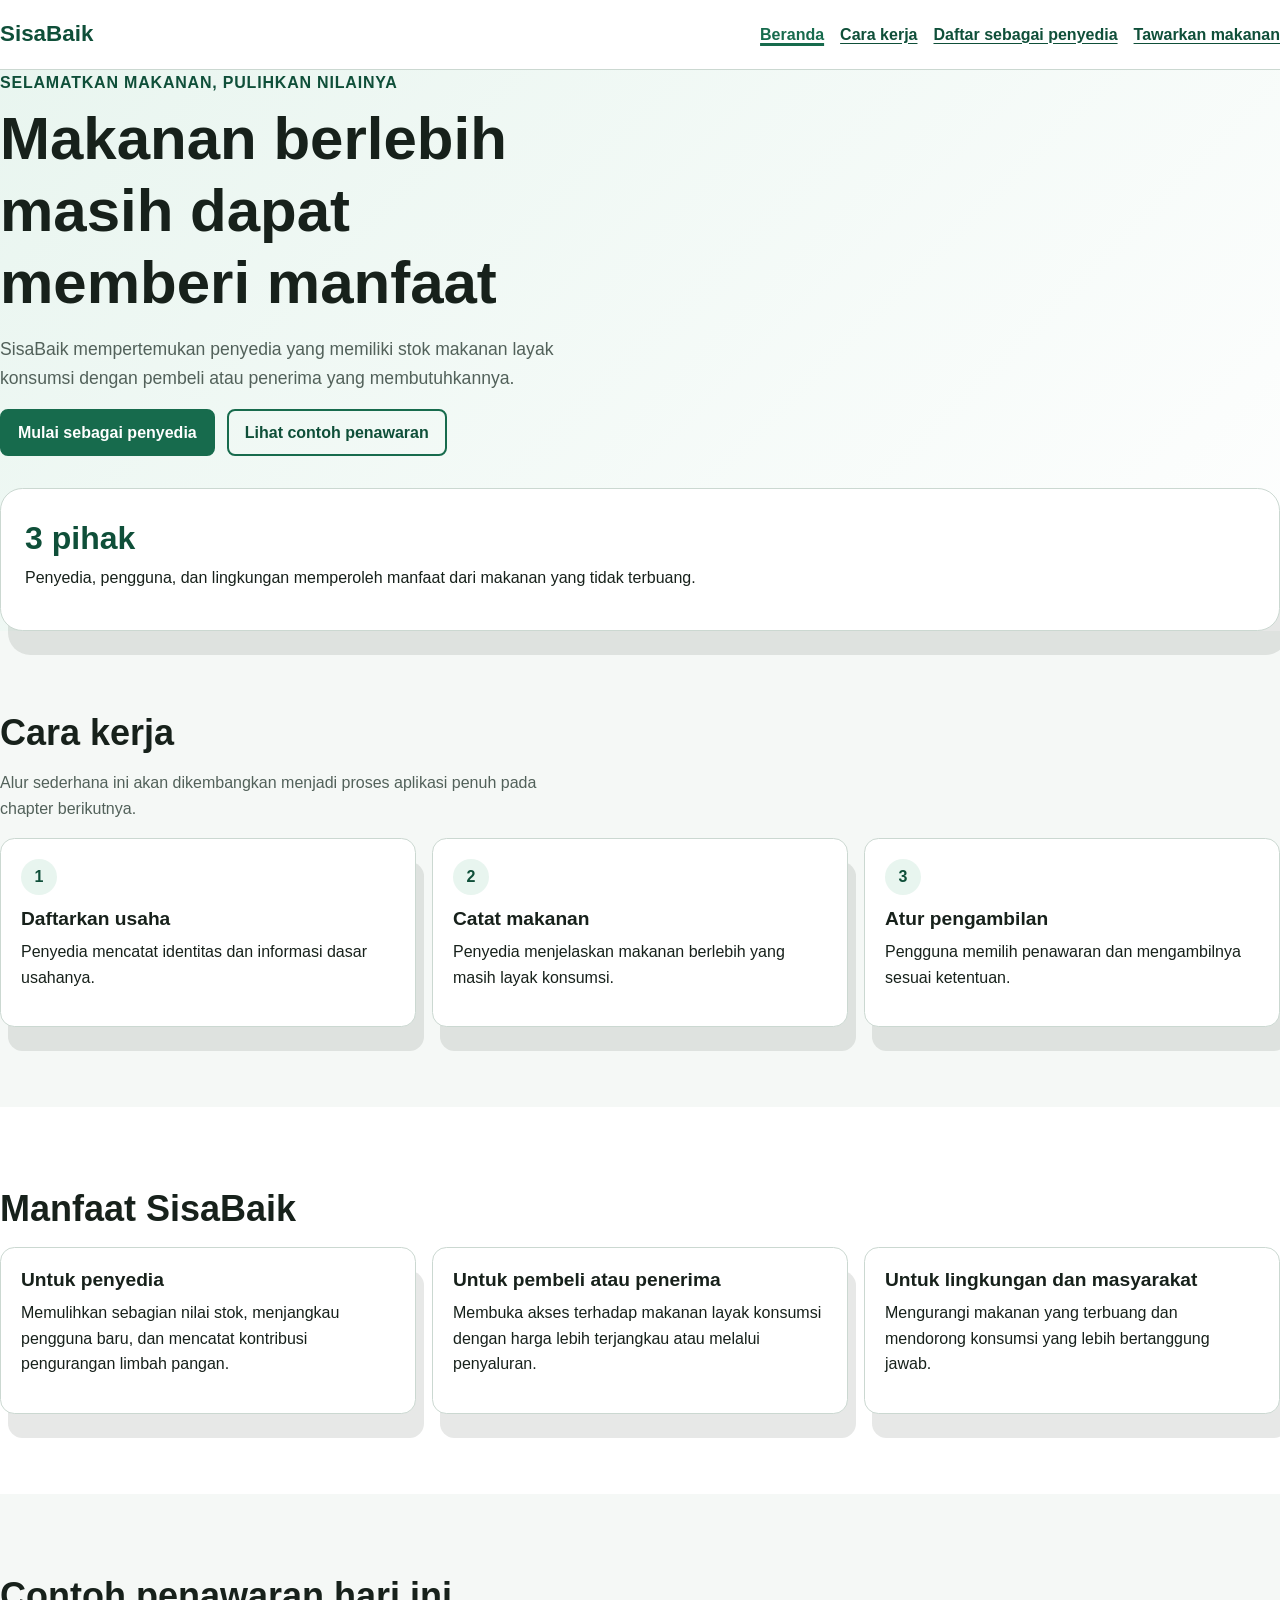
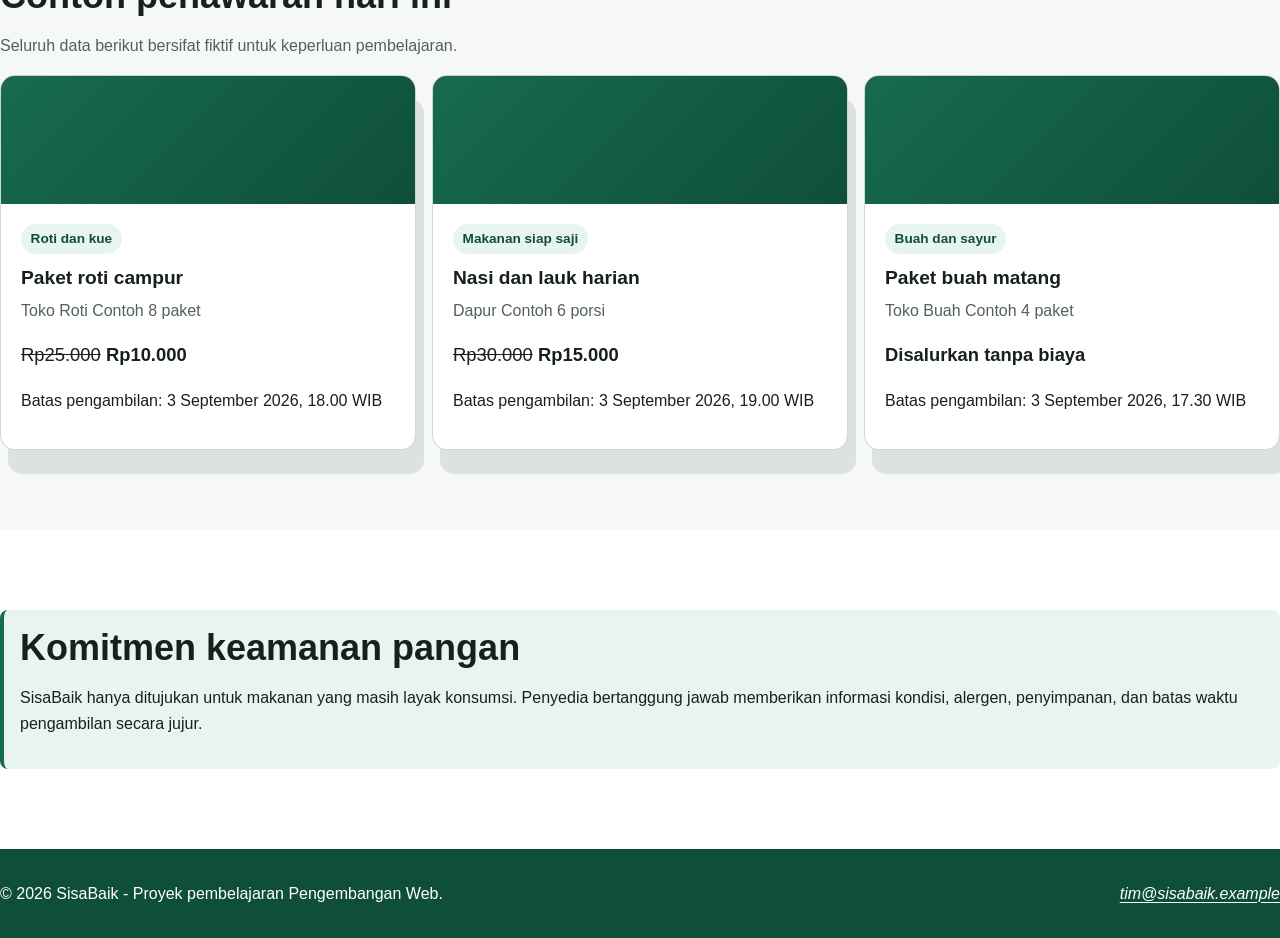
<file: index.html>
<!doctype html>
<html lang="id">
<head>
<meta charset="utf-8">
<meta name="viewport" content="width=device-width, initial-scale=1">
<meta name="description" content="SisaBaik membantu penyedia menawarkan makanan berlebih agar tetap bernilai, terjangkau, dan tidak terbuang.">
<title>Beranda | SisaBaik</title>
<link rel="stylesheet" href="styles.css">
</head>
<body>
<a class="skip-link" href="#konten-utama">Lewati ke konten utama</a>
<header class="site-header">
<div class="container header-layout">
<p class="brand">SisaBaik</p>
<nav aria-label="Navigasi utama">
<ul class="nav-list">
<li><a href="index.html" aria-current="page">Beranda</a></li>
<li><a href="#cara-kerja">Cara kerja</a></li>
<li><a href="daftar-penyedia.html">Daftar sebagai penyedia</a></li>
<li><a href="tawarkan-makanan.html">Tawarkan makanan</a></li>
</ul>
</nav>
</div>
</header>
<main id="konten-utama" tabindex="-1">
<section class="hero" aria-labelledby="judul-utama">
<div class="container hero-layout">
<div>
<p class="eyebrow">Selamatkan makanan, pulihkan nilainya</p>
<h1 id="judul-utama">Makanan berlebih masih dapat memberi manfaat</h1>
<p class="lead">SisaBaik mempertemukan penyedia yang memiliki stok makanan layak konsumsi dengan pembeli
atau penerima yang membutuhkannya.</p>
<div class="button-group">
<a class="button" href="daftar-penyedia.html">Mulai sebagai penyedia</a>
<a class="button button-secondary" href="#penawaran-contoh">Lihat contoh penawaran</a>
</div>
</div>
<aside class="hero-panel" aria-label="Ringkasan manfaat SisaBaik">
<strong>3 pihak</strong>
<p>Penyedia, pengguna, dan lingkungan memperoleh manfaat dari makanan yang tidak terbuang.</p>
</aside>
</div>
</section>
<section class="section" id="cara-kerja" aria-labelledby="judul-cara-kerja">
<div class="container">
<h2 id="judul-cara-kerja">Cara kerja</h2>
<p class="section-intro">Alur sederhana ini akan dikembangkan menjadi proses aplikasi penuh pada chapter
berikutnya.</p>
<div class="steps-grid">
<article class="card">
<span class="step-number" aria-hidden="true">1</span>
<h3>Daftarkan usaha</h3>
<p>Penyedia mencatat identitas dan informasi dasar usahanya.</p>
</article>
<article class="card">
<span class="step-number" aria-hidden="true">2</span>
<h3>Catat makanan</h3>
<p>Penyedia menjelaskan makanan berlebih yang masih layak konsumsi.</p>
</article>
<article class="card">
<span class="step-number" aria-hidden="true">3</span>
<h3>Atur pengambilan</h3>
<p>Pengguna memilih penawaran dan mengambilnya sesuai ketentuan.</p>
</article>
</div>
</div>
</section>
<section class="section section-alt" aria-labelledby="judul-manfaat">
<div class="container">
<h2 id="judul-manfaat">Manfaat SisaBaik</h2>
<div class="benefit-grid">
<article class="card">
<h3>Untuk penyedia</h3>
<p>Memulihkan sebagian nilai stok, menjangkau pengguna baru, dan mencatat kontribusi pengurangan limbah
pangan.</p>
</article>
<article class="card">
<h3>Untuk pembeli atau penerima</h3>
<p>Membuka akses terhadap makanan layak konsumsi dengan harga lebih terjangkau atau melalui
penyaluran.</p>
</article>
<article class="card">
<h3>Untuk lingkungan dan masyarakat</h3>
<p>Mengurangi makanan yang terbuang dan mendorong konsumsi yang lebih bertanggung jawab.</p>
</article>
</div>
</div>
</section>
<section class="section" id="penawaran-contoh" aria-labelledby="judul-penawaran">
<div class="container">
<h2 id="judul-penawaran">Contoh penawaran hari ini</h2>
<p class="section-intro">Seluruh data berikut bersifat fiktif untuk keperluan pembelajaran.</p>
<div class="offer-grid">
<article class="offer-card">
<div class="offer-card_visual" aria-hidden="true"></div>
<div class="offer-card_content">
<span class="badge">Roti dan kue</span>
<h3>Paket roti campur</h3>
<p class="offer-card_meta">Toko Roti Contoh <data value="8">8 paket</data></p>
<p class="offer-card_price"><del>Rp25.000</del> <strong>Rp10.000</strong></p>
<p>Batas pengambilan: <time datetime="2026-09-03T18:00:00+07:00">3 September 2026, 18.00
WIB</time></p>
</div>
</article>
<article class="offer-card">
<div class="offer-card_visual" aria-hidden="true"></div>
<div class="offer-card_content">
<span class="badge">Makanan siap saji</span>
<h3>Nasi dan lauk harian</h3>
<p class="offer-card_meta">Dapur Contoh <data value="6">6 porsi</data></p>
<p class="offer-card_price"><del>Rp30.000</del> <strong>Rp15.000</strong></p>
<p>Batas pengambilan: <time datetime="2026-09-03T19:00:00+07:00">3 September 2026, 19.00
WIB</time></p>
</div>
</article>
<article class="offer-card">
<div class="offer-card_visual" aria-hidden="true"></div>
<div class="offer-card_content">
<span class="badge">Buah dan sayur</span>
<h3>Paket buah matang</h3>
<p class="offer-card_meta">Toko Buah Contoh <data value="4">4 paket</data></p>
<p class="offer-card_price"><strong>Disalurkan tanpa biaya</strong></p>
<p>Batas pengambilan: <time datetime="2026-09-03T17:30:00+07:00">3 September 2026, 17.30
WIB</time></p>
</div>
</article>
</div>
</div>
</section>
<section class="section section-alt" aria-labelledby="judul-keamanan">
<div class="container">
<div class="notice">
<h2 id="judul-keamanan">Komitmen keamanan pangan</h2>
<p>SisaBaik hanya ditujukan untuk makanan yang masih layak konsumsi. Penyedia bertanggung jawab memberikan informasi kondisi, alergen, penyimpanan, dan batas waktu pengambilan secara jujur.</p>
</div>
</div>
</section>
</main>
<footer class="site-footer">
<div class="container footer-layout">
<p>&copy; 2026 SisaBaik - Proyek pembelajaran Pengembangan Web.</p>
<address><a href="mailto:tim@sisabaik.example">tim@sisabaik.example</a></address>
</div>
</footer>
</body>
</html>
</file>
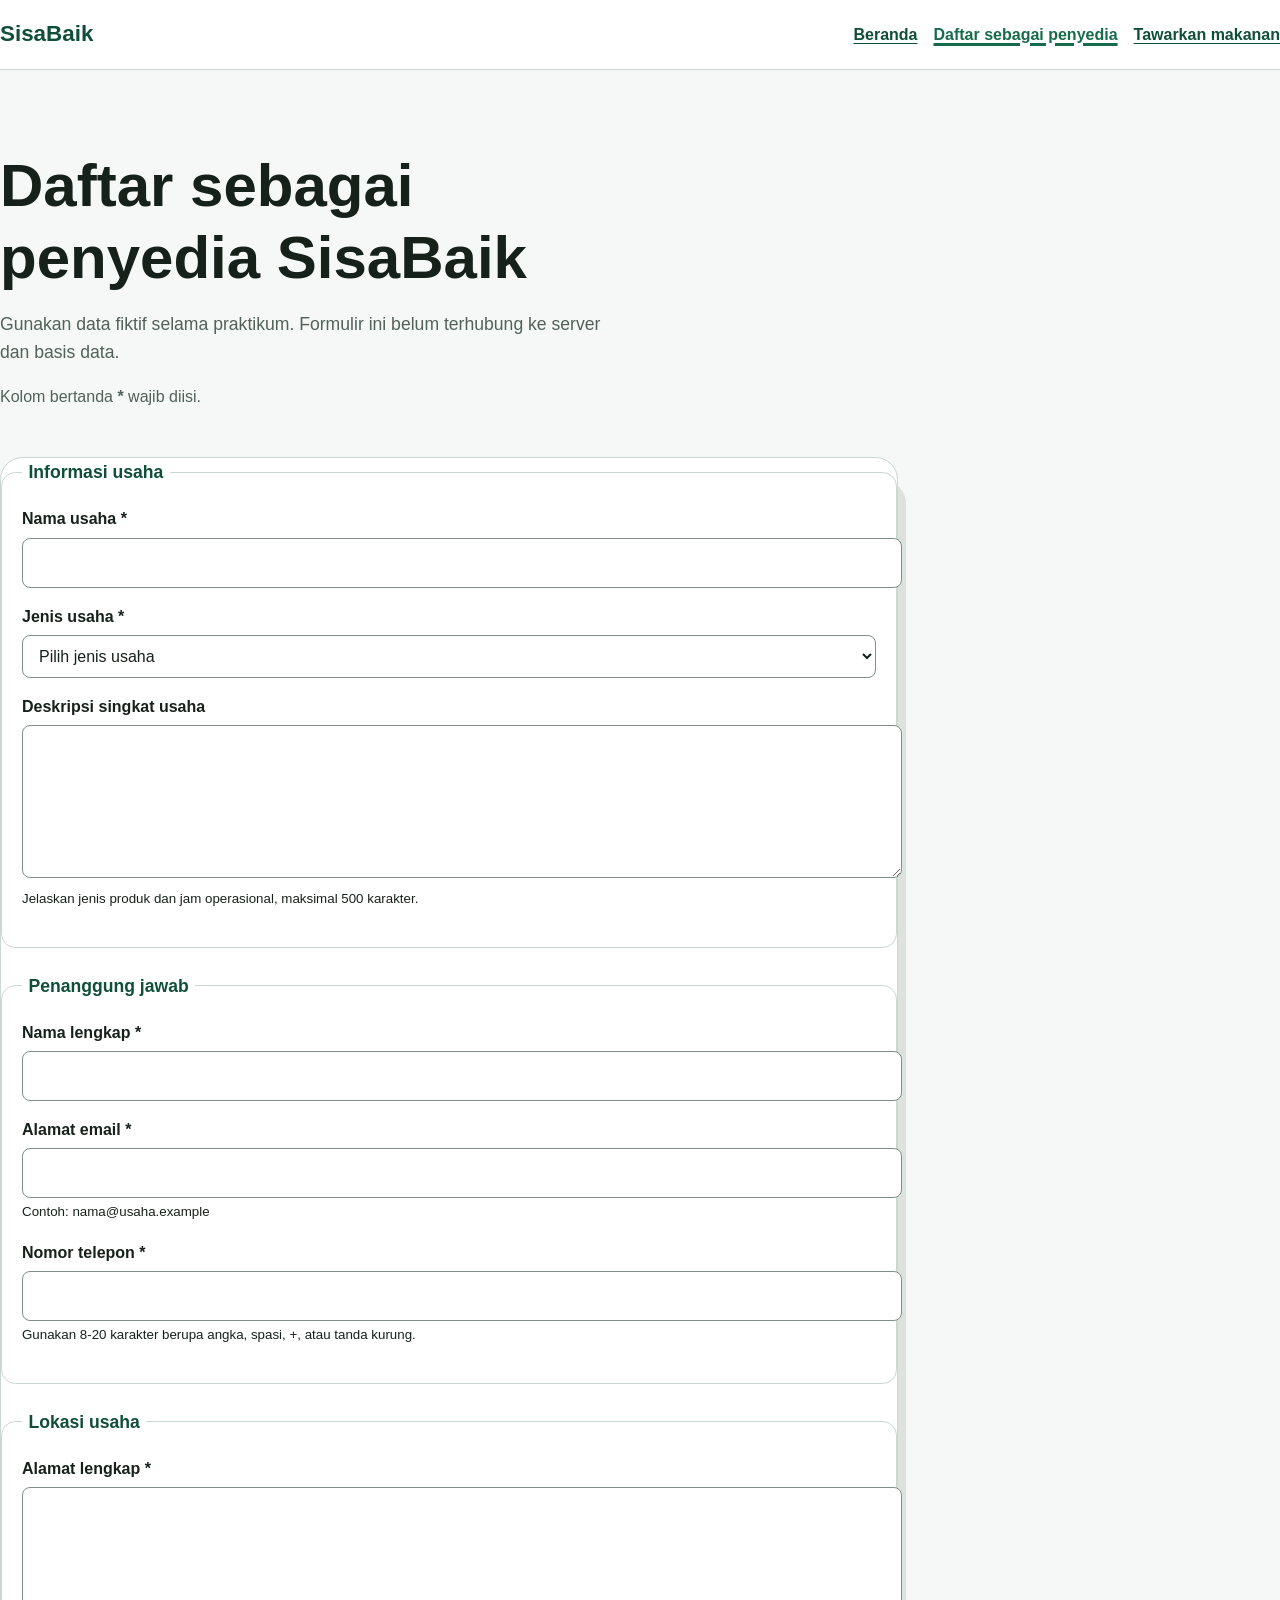
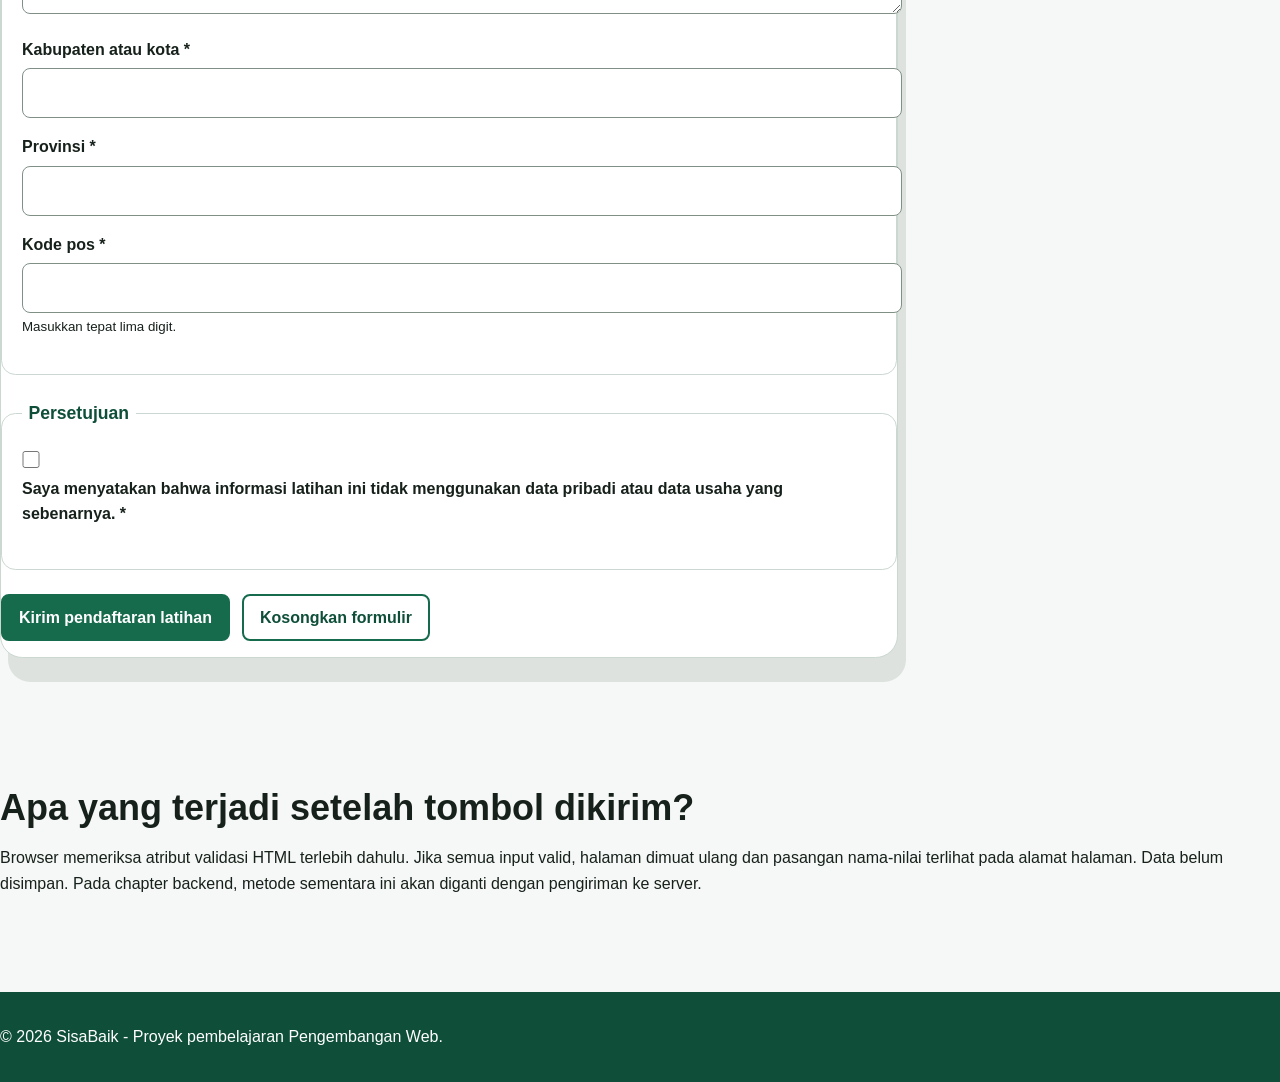
<file: daftar-penyedia.html>
<!doctype html>
<html lang="id">
<head>
<meta charset="utf-8">
<meta name="viewport" content="width=device-width, initial-scale=1">
<meta

name="description"
content="Formulir prototipe untuk mendaftarkan usaha sebagai penyedia makanan di SisaBaik.">
<title>Daftar Penyedia | SisaBaik</title>
<link rel="stylesheet" href="styles.css">
</head>
<body>
<a class="skip-link" href="#konten-utama">Lewati ke konten utama</a>
<header class="site-header">
<div class="container header-layout">
<p class="brand">SisaBaik</p>
<nav aria-label="Navigasi utama">
<ul class="nav-list">
<li><a href="index.html">Beranda</a></li>
<li>
<a href="daftar-penyedia.html" aria-current="page">
Daftar sebagai penyedia
</a>
</li>
<li><a href="tawarkan-makanan.html">Tawarkan makanan</a></li>
</ul>
</nav>
</div>
</header>
<main class="container" id="konten-utama" tabindex="-1">
<div class="page-heading">
<h1>Daftar sebagai penyedia SisaBaik</h1>
<p class="lead">
    Gunakan data fiktif selama praktikum. Formulir ini belum terhubung ke
server dan basis data.
</p>
<p class="required-note" id="petunjuk-wajib">Kolom bertanda <strong>*</strong> wajib diisi.</p>
</div>
<form
class="form-card"
action="daftar-penyedia.html"
method="get"
aria-describedby="petunjuk-wajib">
<fieldset class="form-section">
<legend>Informasi usaha</legend>
<p>
<label for="nama-usaha">Nama usaha *</label><br>
<input

type="text"
id="nama-usaha"
name="nama_usaha"
autocomplete="organization"
minlength="3"
maxlength="100"
required>
</p>
<p>
<label for="jenis-usaha">Jenis usaha *</label><br>
<select id="jenis-usaha" name="jenis_usaha" required>
<option value="">Pilih jenis usaha</option>
<option value="restoran">Restoran</option>
<option value="toko-roti">Toko roti</option>
<option value="katering">Katering</option>
<option value="ritel">Toko ritel</option>
<option value="hotel">Hotel atau penginapan</option>
<option value="lainnya">Lainnya</option>
</select>
</p>
<p>
<label for="deskripsi-usaha">Deskripsi singkat usaha</label><br>
<textarea
id="deskripsi-usaha"
name="deskripsi_usaha"
rows="5"
maxlength="500"
aria-describedby="bantuan-deskripsi"
></textarea><br>
<small id="bantuan-deskripsi">
Jelaskan jenis produk dan jam operasional, maksimal 500 karakter.
</small>
</p>
</fieldset>
<fieldset class="form-section">
<legend>Penanggung jawab</legend>
<p>
<label for="nama-penanggung-jawab">Nama lengkap *</label><br>
<input

type="text"
id="nama-penanggung-jawab"
name="nama_penanggung_jawab"
autocomplete="name"
minlength="3"
maxlength="100"
required>
</p>
<p>
<label for="email">Alamat email *</label><br>
<input
type="email"
id="email"
name="email"
autocomplete="email"
maxlength="254"
aria-describedby="bantuan-email"
required
><br>
<small id="bantuan-email">Contoh: nama@usaha.example</small>
</p>
<p>
<label for="telepon">Nomor telepon *</label><br>
<input
type="tel"
id="telepon"
name="telepon"
autocomplete="tel"
inputmode="tel"
pattern="[0-9+() ]{8,20}"
aria-describedby="bantuan-telepon"
required
><br>
<small id="bantuan-telepon">
Gunakan 8-20 karakter berupa angka, spasi, +, atau tanda kurung.
</small>
</p>
</fieldset>
<fieldset class="form-section">
<legend>Lokasi usaha</legend>
<p>
    <label for="alamat">Alamat lengkap *</label><br>
<textarea
id="alamat"
name="alamat"
rows="4"
autocomplete="street-address"
minlength="10"
maxlength="250"
required
></textarea>
</p>
<p>
<label for="kota">Kabupaten atau kota *</label><br>
<input

type="text"
id="kota"
name="kota"
autocomplete="address-level2"
maxlength="100"
required>
</p>
<p>
<label for="provinsi">Provinsi *</label><br>
<input

type="text"
id="provinsi"
name="provinsi"
autocomplete="address-level1"
maxlength="100"
required>
</p>
<p>
<label for="kode-pos">Kode pos *</label><br>
<input
type="text"
id="kode-pos"
name="kode_pos"
autocomplete="postal-code"
inputmode="numeric"
pattern="[0-9]{5}"
aria-describedby="bantuan-kode-pos"
required
><br>
<small id="bantuan-kode-pos">Masukkan tepat lima digit.</small>
</p>
</fieldset>
<fieldset class="form-section">
<legend>Persetujuan</legend>
<p>
<input
type="checkbox"
id="persetujuan"
name="persetujuan"
value="setuju"
required>
<label for="persetujuan">
Saya menyatakan bahwa informasi latihan ini tidak menggunakan
data pribadi atau data usaha yang sebenarnya. *
</label>
</p>
</fieldset>
<p class="form-actions">
<button class="button" type="submit">Kirim pendaftaran latihan</button>
<button class="button button-secondary" type="reset">Kosongkan formulir</button>
</p>
</form>
<section class="section" aria-labelledby="catatan-prototipe">
<h2 id="catatan-prototipe">Apa yang terjadi setelah tombol dikirim?</h2>
<p>
Browser memeriksa atribut validasi HTML terlebih dahulu. Jika semua input valid, halaman dimuat ulang dan pasangan nama-nilai terlihat pada alamat halaman. Data belum disimpan. Pada chapter backend, metode sementara ini akan diganti dengan pengiriman ke server.
</p>
</section>
</main>
<footer class="site-footer">
<div class="container footer-layout">
<p>&copy; 2026 SisaBaik - Proyek pembelajaran Pengembangan Web.</p>
</div>
</footer>
</body>
</html>
</file>
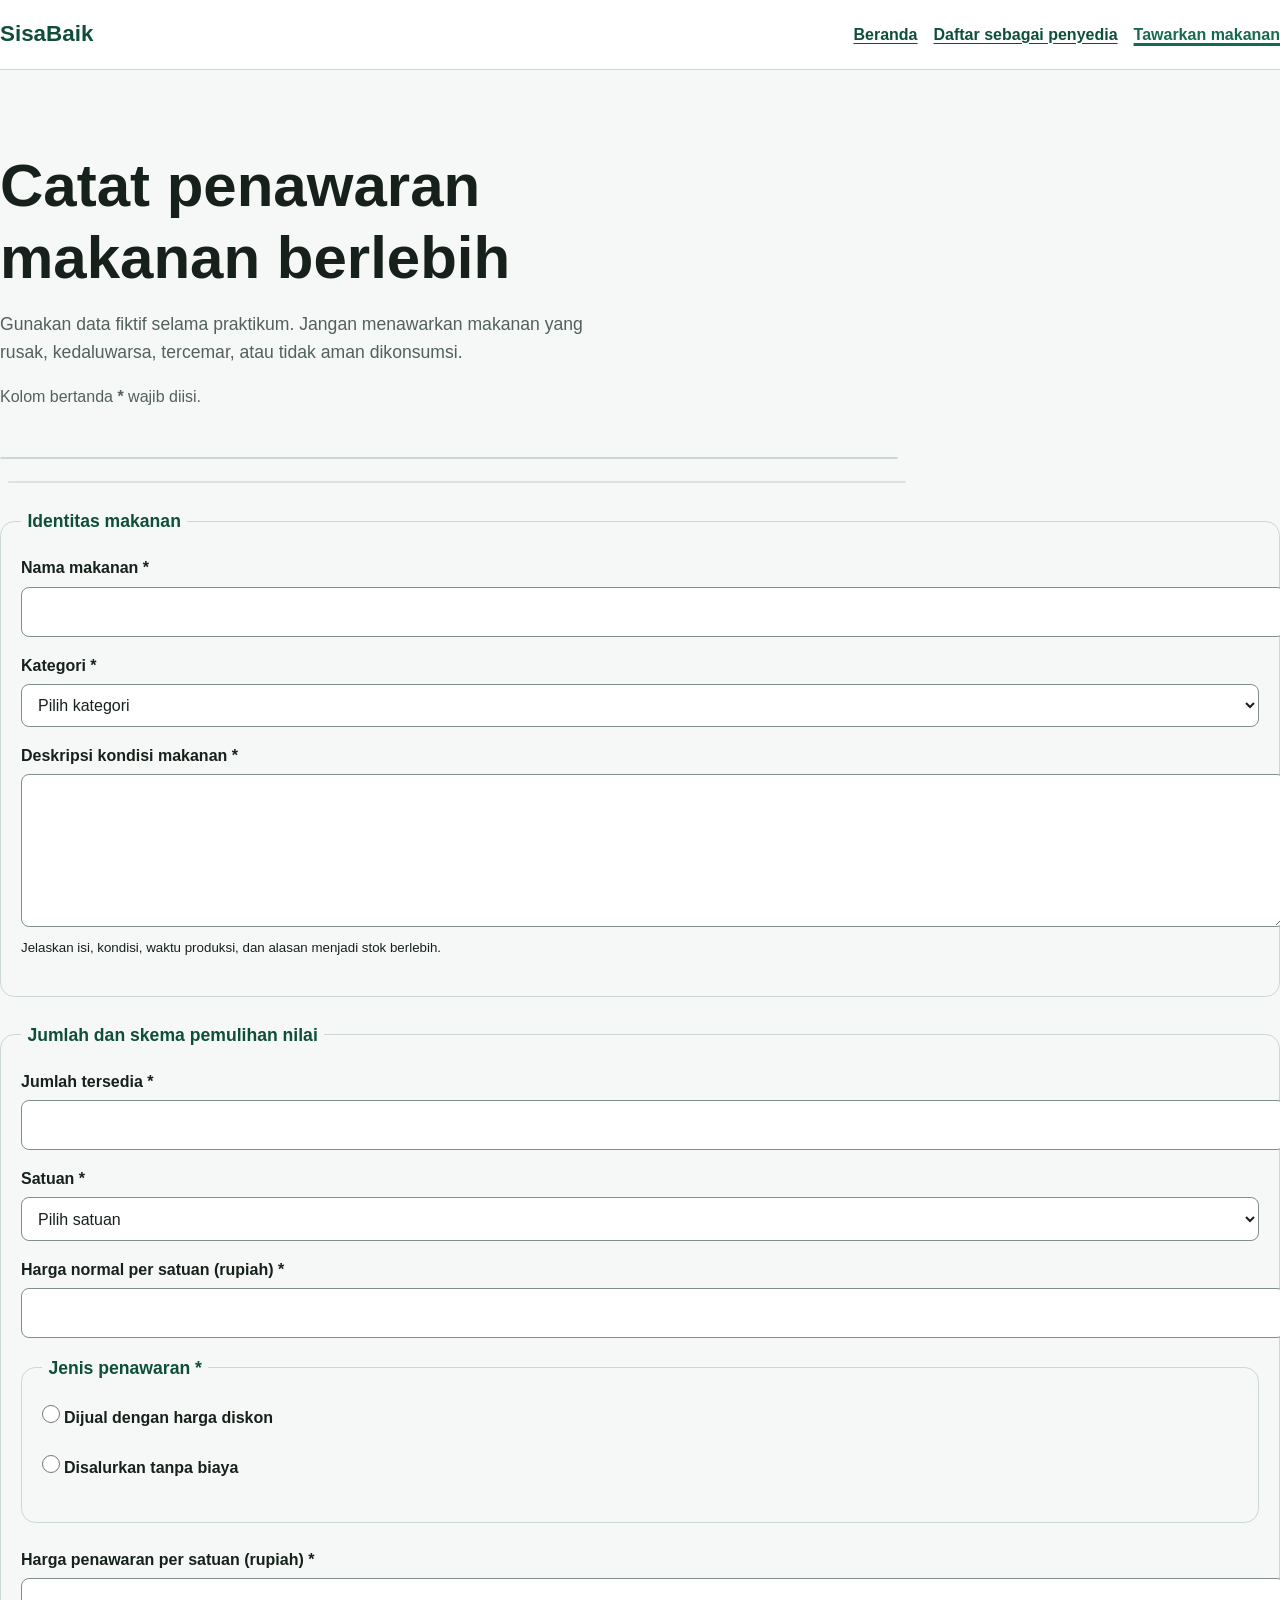
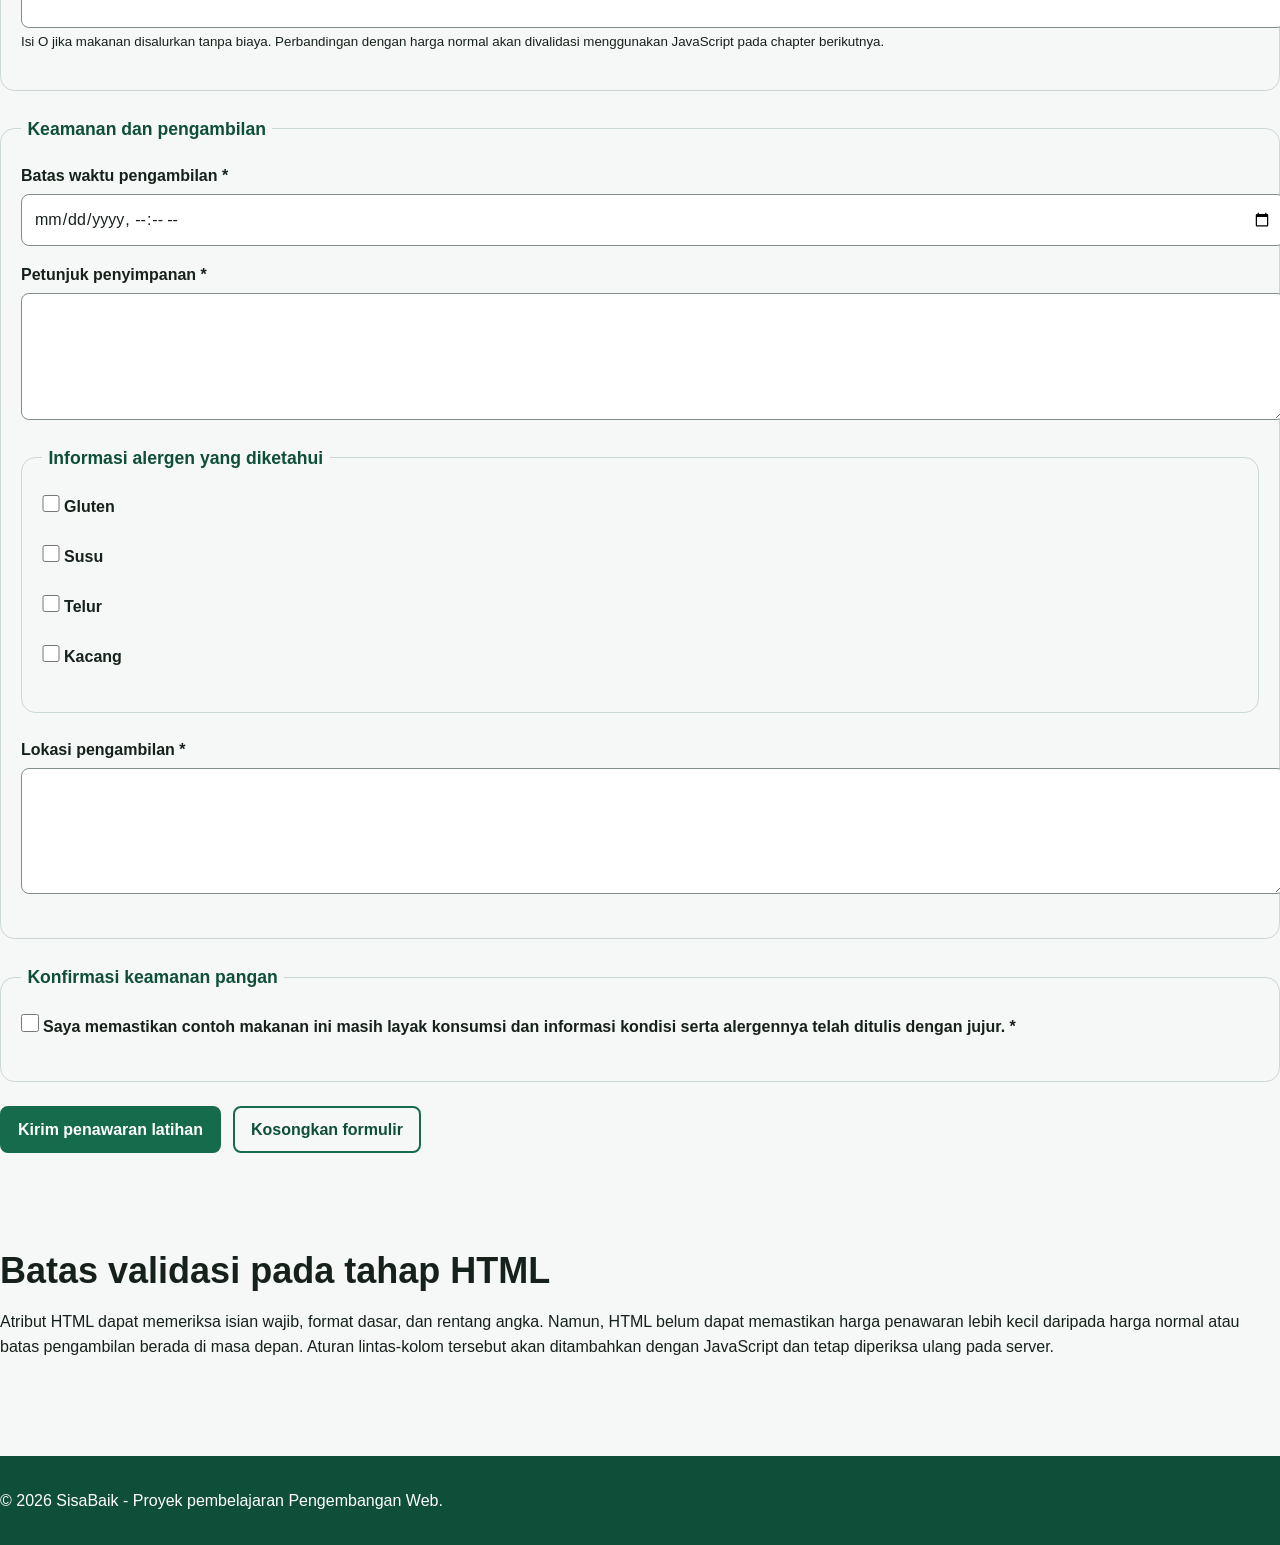
<file: tawarkan-makanan.html>
<!doctype html>
<html lang="id">
<head>
<meta charset="utf-8">
<meta name="viewport" content="width=device-width, initial-scale=1">
<meta
name="description"
content="Formulir prototipe untuk mencatat makanan berlebih yang akan ditawarkan melalui SisaBaik.">
<title>Tawarkan Makanan | SisaBaik</title>
<link rel="stylesheet" href="styles.css">
</head>
<body>
<a class="skip-link" href="#konten-utama">Lewati ke konten utama</a>
<header class="site-header">
<div class="container header-layout">
<p class="brand">SisaBaik</p>
<nav aria-label="Navigasi utama">
<ul class="nav-list">
<li><a href="index.html">Beranda</a></li>
<li><a href="daftar-penyedia.html">Daftar sebagai penyedia</a></li>
<li>
<a href="tawarkan-makanan.html" aria-current="page">
Tawarkan makanan
</a>
</li>
</ul>
</nav>
</div>
</header>
<main class="container" id="konten-utama" tabindex="-1">
<div class="page-heading">
<h1>Catat penawaran makanan berlebih</h1>
<p class="lead">
    Gunakan data fiktif selama praktikum. Jangan menawarkan makanan yang rusak, kedaluwarsa, tercemar, atau tidak aman dikonsumsi.
</p>
<p class="required-note" id="petunjuk-wajib">Kolom bertanda <strong>*</strong> wajib diisi.</p>
</div>
<form
class="form-card"
action="tawarkan-makanan.html"
method="get"
aria-describedby="petunjuk-wajib"></form>
<fieldset class="form-section">
<legend>Identitas makanan</legend>
<p>
<label for="nama-makanan">Nama makanan *</label><br>
<input
type="text"
id="nama-makanan"
name="nama_makanan"
minlength="3"
maxlength="120"
required>
</p>
<p>
<label for="kategori">Kategori *</label><br>
<select id="kategori" name="kategori" required>
<option value="">Pilih kategori</option>
<option value="makanan-siap-saji">Makanan siap saji</option>
<option value="roti-kue">Roti atau kue</option>
<option value="buah-sayur">Buah atau sayur</option>
<option value="minuman">Minuman</option>
<option value="bahan-pangan">Bahan pangan</option>
<option value="lainnya">Lainnya</option>
</select>
</p>
<p>
<label for="deskripsi-makanan">Deskripsi kondisi makanan *</label><br>
<textarea
id="deskripsi-makanan"
name="deskripsi_makanan"
rows="5"
minlength="20"
maxlength="600"
aria-describedby="bantuan-deskripsi-makanan"
required
></textarea><br>
<small id="bantuan-deskripsi-makanan">
Jelaskan isi, kondisi, waktu produksi, dan alasan menjadi stok berlebih.
</small>
</p>
</fieldset>
<fieldset class="form-section">
<legend>Jumlah dan skema pemulihan nilai</legend>
<p>
<label for="jumlah">Jumlah tersedia *</label><br>
<input
type="number"
id="jumlah"
name="jumlah"
min="1"
max="1000"
step="1"
required>
</p>
<p>
<label for="satuan">Satuan *</label><br>
<select id="satuan" name="satuan" required>
<option value="">Pilih satuan</option>
<option value="porsi">Porsi</option>
<option value="paket">Paket</option>
<option value="buah">Buah</option>
<option value="kilogram">Kilogram</option>
<option value="liter">Liter</option>
</select>
</p>
<p>
<label for="harga-normal">Harga normal per satuan (rupiah) *</label><br>
<input
type="number"
id="harga-normal"
name="harga_normal"
min="0"
max="10000000"
step="500"
required
>
</p>
<fieldset class="form-section">
<legend>Jenis penawaran *</legend>
<p>
<input
type="radio"
id="jenis-diskon"
name="jenis_penawaran"
value="diskon"
required
>
<label for="jenis-diskon">Dijual dengan harga diskon</label>
</p>
<p>
<input
type="radio"
id="jenis-donasi"
name="jenis_penawaran"
value="donasi">
<label for="jenis-donasi">Disalurkan tanpa biaya</label>
</p>
</fieldset>
<p>
<label for="harga-pemulihan">Harga penawaran per satuan (rupiah) *</label><br>
<input
type="number"
id="harga-pemulihan"
name="harga_penawaran"
min="0"
max="10000000"
step="500"
aria-describedby="bantuan-harga"
required
><br>
<small id="bantuan-harga">
Isi O jika makanan disalurkan tanpa biaya. Perbandingan dengan harga normal akan divalidasi menggunakan JavaScript pada chapter berikutnya.
</small>
</p>
</fieldset>
<fieldset class="form-section">
<legend>Keamanan dan pengambilan</legend>
<p>
    <label for="batas-pengambilan">Batas waktu pengambilan *</label><br>
<input
type="datetime-local"
id="batas-pengambilan"
name="batas_pengambilan"
required>
</p>
<p>
<label for="petunjuk-penyimpanan">Petunjuk penyimpanan *</label><br>
<textarea
id="petunjuk-penyimpanan"
name="petunjuk_penyimpanan"
rows="4"
minlength="10"
maxlength="300"
required
></textarea>
</p>
<fieldset class="form-section">
<legend>Informasi alergen yang diketahui</legend>
<p>
<input type="checkbox" id="alergen-gluten" name="alergen" value="gluten">
<label for="alergen-gluten">Gluten</label>
</p>
<p>
<input type="checkbox" id="alergen-susu" name="alergen" value="susu">
<label for="alergen-susu">Susu</label>
</p>
<p>
<input type="checkbox" id="alergen-telur" name="alergen" value="telur">
<label for="alergen-telur">Telur</label>
</p>
<p>
    <input type="checkbox" id="alergen-kacang" name="alergen" value="kacang">
<label for="alergen-kacang">Kacang</label>
</p>
</fieldset>
<p>
<label for="lokasi-pengambilan">Lokasi pengambilan *</label><br>
<textarea
id="lokasi-pengambilan"
name="lokasi_pengambilan"
rows="4"
autocomplete="street-address"
minlength="10"
maxlength="250"
required
></textarea>
</p>
</fieldset>
<fieldset class="form-section">
<legend>Konfirmasi keamanan pangan</legend>
<p>
<input
type="checkbox"
id="konfirmasi-keamanan"
name="konfirmasi_keamanan"
value="terkonfirmasi"
required>
<label for="konfirmasi-keamanan">
Saya memastikan contoh makanan ini masih layak konsumsi dan informasi kondisi serta alergennya telah ditulis dengan jujur. *
</label>
</p>
</fieldset>
<p class="form-actions">
<button class="button" type="submit">Kirim penawaran latihan</button>
<button class="button button-secondary" type="reset">Kosongkan formulir</button>
</p>
</form>
<section class="section" aria-labelledby="batas-validasi-html">
<h2 id="batas-validasi-html">Batas validasi pada tahap HTML</h2>
<p>
Atribut HTML dapat memeriksa isian wajib, format dasar, dan rentang angka. Namun, HTML belum dapat memastikan harga penawaran lebih kecil daripada harga normal atau batas pengambilan berada di masa depan. Aturan lintas-kolom tersebut akan ditambahkan dengan JavaScript dan tetap diperiksa ulang pada server.
</p>
</section>
</main>
<footer class="site-footer">
<div class="container footer-layout">
<p>&copy; 2026 SisaBaik - Proyek pembelajaran Pengembangan Web.</p>
</div>
</footer>
</body>
</html>
</file>
<file: styles.css>
:root {
--color-primary: #176b4d;
--color-primary-dark: #0f4f39;
--color-primary-soft: #e8f5ef;
--color-accent: #f2b84b;
--color-text: #17211b;
--color-muted: #52615a;
--color-surface: #ffffff;
--color-background: #f5f8f6;
--color-border: #cbd8d1;
--color-danger: #a52a2a;
--shadow-card: 00.5rem 1.5rem rgb(23 33 27/10%);
--radius-small: 0.5rem;
--radius-medium: 0.9rem;
--radius-large: 1.4rem;
--content-width: 72rem;
}
*
*::before,
*::after {
box-sizing: border-box;
}
html {
scroll-behavior: smooth;
}
body {
margin: 0;
background: var(--color-background);
color: var(--color-text);
font-family: Arial, Helvetica, sans-serif;
font-size: 1rem;
line-height: 1.6;
}
h1, h2, h3, p { margin-block-start: 0; }
h1,
h2,
h3 { line-height: 1.2;}
h1 {
max-width: 18ch;
 margin-block-end: 1rem; font-size: clamp(2rem, 7vw, 3.75rem);}
h2 {
 margin-block-end: 1rem; font-size: clamp(1.5rem, 4vw, 2.25rem);}
h3 {
 margin-block-end: 0.6rem; font-size: 1.2rem;}
a { color: var(--color-primary-dark); text-underline-offset: 0.2em;}
a:hover {
    text-decoration-thickness: 0.18em;
}
:focus-visible {
outline: 0.2rem solid var(--color-accent);
outline-offset: 0.2rem;
}
.skip-link {
position: absolute;
inset-block-start: 0.5rem;
inset-inline-start: 0.5rem;
z-index: 100;
padding: 0.7rem 1rem;
border-radius: var(--radius-small);
background: var(--color-text);
color: var(--color-surface);
transform: translateY(-180%);
}
.skip-link:focus {
transform: translateY(0);
}
.container {
width: min (100% - 2rem, var(--content-width));
margin-inline: auto;
}
.site-header {
background: var(--color-surface);
border-block-end: 0.0625rem solid var(--color-border);
}
.header-layout { display: flex;
    flex-direction: column;
gap: 0.75rem;
padding-block: 1rem;
}
.brand {
 margin: 0; color: var(--color-primary-dark); font-size: 1.4rem; font-weight: 700;}
.nav-list {

display: flex; flex-wrap: wrap; gap: 0.5rem 1rem; margin: 0;
padding: 0;
list-style: none;}
.nav-list a {
display: inline-block; padding-block: 0.35rem;
font-weight: 700;}
.nav-list a[aria-current="page"] {

color: var(--color-primary);
text-decoration-thickness: 0.2em;}
.hero {
padding-block: clamp (3rem, 10vw, 7rem);
background:
linear-gradient(135deg, rgb(232 245 239/95%), rgb(255 255 255/92%));
}
.hero-layout {
display: grid; gap: 2rem; align-items: center;
}
.eyebrow {
margin-block-end: 0.5rem; color: var(--color-primary-dark); font-weight: 700; letter-spacing: 0.05em; text-transform: uppercase;
}
.lead {
max-width: 62ch; color: var(--color-muted); font-size: 1.1rem;
}
.hero-panel {
padding: 1.5rem; border: 0.0625rem solid var(--color-border); border-radius: var(--radius-large); background: var(--color-surface); box-shadow: var(--shadow-card);
}
.hero-panel strong { display: block; color: var(--color-primary-dark); font-size: 2rem;
}
.button-group,
.form-actions {
display: flex;
flex-wrap: wrap;
gap: 0.75rem;
align-items: center;
}
.button {
display: inline-block; padding: 0.75rem 1rem; border: 0.125rem solid var(--color-primary); border-radius: var(--radius-small); background: var(--color-primary); color: var(--color-surface); font: inherit;
font-weight: 700;
line-height: 1.2;
text-decoration: none;
cursor: pointer;
}
.button:hover {
background: var(--color-primary-dark); border-color: var(--color-primary-dark);
}
.button-secondary {
background: transparent;
color: var(--color-primary-dark);
}
.section {
padding-block: clamp(2.5rem, 7vw, 5rem);
}
.section-alt {
background: var(--color-surface);
}
.section-intro {
max-width: 65ch;
color: var(--color-muted);
}
.steps-grid,
.benefit-grid, .offer-grid { display: grid; grid-template-columns: 1fr; gap: 1rem;
}
.card {
padding: 1.25rem; border: 0.0625rem solid var(--color-border); border-radius: var(--radius-medium); background: var(--color-surface); box-shadow: var(--shadow-card);
}
.step-number {
display: inline-grid; width: 2.25rem;
height: 2.25rem; margin-block-end: 0.75rem; place-items: center; border-radius: 50%; background: var(--color-primary-soft); color: var(--color-primary-dark); font-weight: 700;
}
.offer-card {

display: flex;
flex-direction: column;
overflow: hidden;
border: 0.0625rem solid var(--color-border);
border-radius: var(--radius-medium);
background: var(--color-surface);
box-shadow: var(--shadow-card);}
.offer-card_visual {
min-height: 8rem;
background: linear-gradient(135deg, var(--color-primary), var(--color-primary-dark));
}
.offer-card_content {
display: flex;
flex: 1;
flex-direction: column;
padding: 1.25rem;
}
.offer-card_meta {
color: var(--color-muted);
}
.offer-card_price {
margin-block-start: auto; font-size: 1.15rem;
}
.badge {
display: inline-block;
width: fit-content;
margin-block-end: 0.75rem;
padding: 0.25rem 0.6rem;
border-radius: 999px;
background: var(--color-primary-soft);
color: var(--color-primary-dark);
font-size: 0.85rem;
font-weight: 700;
}
.notice {
padding: 1rem;
border-inline-start: 0.3rem solid var(--color-primary);
border-radius: var(--radius-small);
background: var(--color-primary-soft);
}
.page-heading {
padding-block: clamp(2.5rem, 7vw, 5rem) 2rem;
}
.form-card {
max-width: 56rem;
margin-block-end: 3rem;
padding: clamp (1rem, 4vw, 2rem);
border: 0.0625rem solid var(--color-border);
border-radius: var(--radius-large);
background: var(--color-surface);
box-shadow: var(--shadow-card);
}
.form-section {
margin: 0 0 1.5rem;
padding: 1.25rem;
border: 0.0625rem solid var(--color-border);
border-radius: var(--radius-medium);
}
.form-section legend {
padding-inline: 0.4rem;
color: var(--color-primary-dark); font-size: 1.1rem; font-weight: 700;
}
label {
display: inline-block; margin-block-end: 0.35rem; font-weight: 700;}
input,
select,
textarea {
width: 100%; padding: 0.7rem 0.75rem; border: 0.0625rem solid #809087; border-radius: var(--radius-small); background: var(--color-surface); color: var(--color-text);
font: inherit;
}
textarea {
resize: vertical;
}
input:focus,
select:focus,
textarea:focus {
border-color: var(--color-primary-dark);
}
input[type="checkbox"],
input[type="radio"] {
width: 1.1rem;
height: 1.1rem; margin: 0.2rem 0 0; accent-color: var(--color-primary);
}
.required-note {
 color: var(--color-muted);}
.site-footer {
padding-block: 2rem;
background: var(--color-primary-dark); color: var(--color-surface);
}
.site-footer a { color: var(--color-surface);}
.footer-layout {
display: flex; flex-direction: column; gap: 0.5rem;}
.footer-layout p,
.footer-layout address {
margin: 0;
}
@media (min-width: 48rem) {
.header-layout {
flex-direction: row;
justify-content: space-between;
align-items: center;
}
.hero-layout {
grid-template-columns: minmax(0, 1.5fr) minmax (15rem, 0.7fr);
}
.steps-grid,
.benefit-grid {
grid-template-columns: repeat(3, minmax(0, 1fr));
}
.offer-grid {  grid-template-columns: repeat(2, minmax(0, 1fr));}
.footer-layout {
flex-direction: row;
justify-content: space-between;
align-items: center;
}
}
@media (min-width: 68rem) {
.offer-grid {
grid-template-columns: repeat(3, minmax(0, 1fr));
}
}
@media (prefers-reduced-motion: reduce) {
html {
scroll-behavior: auto;
}
}
</file>
